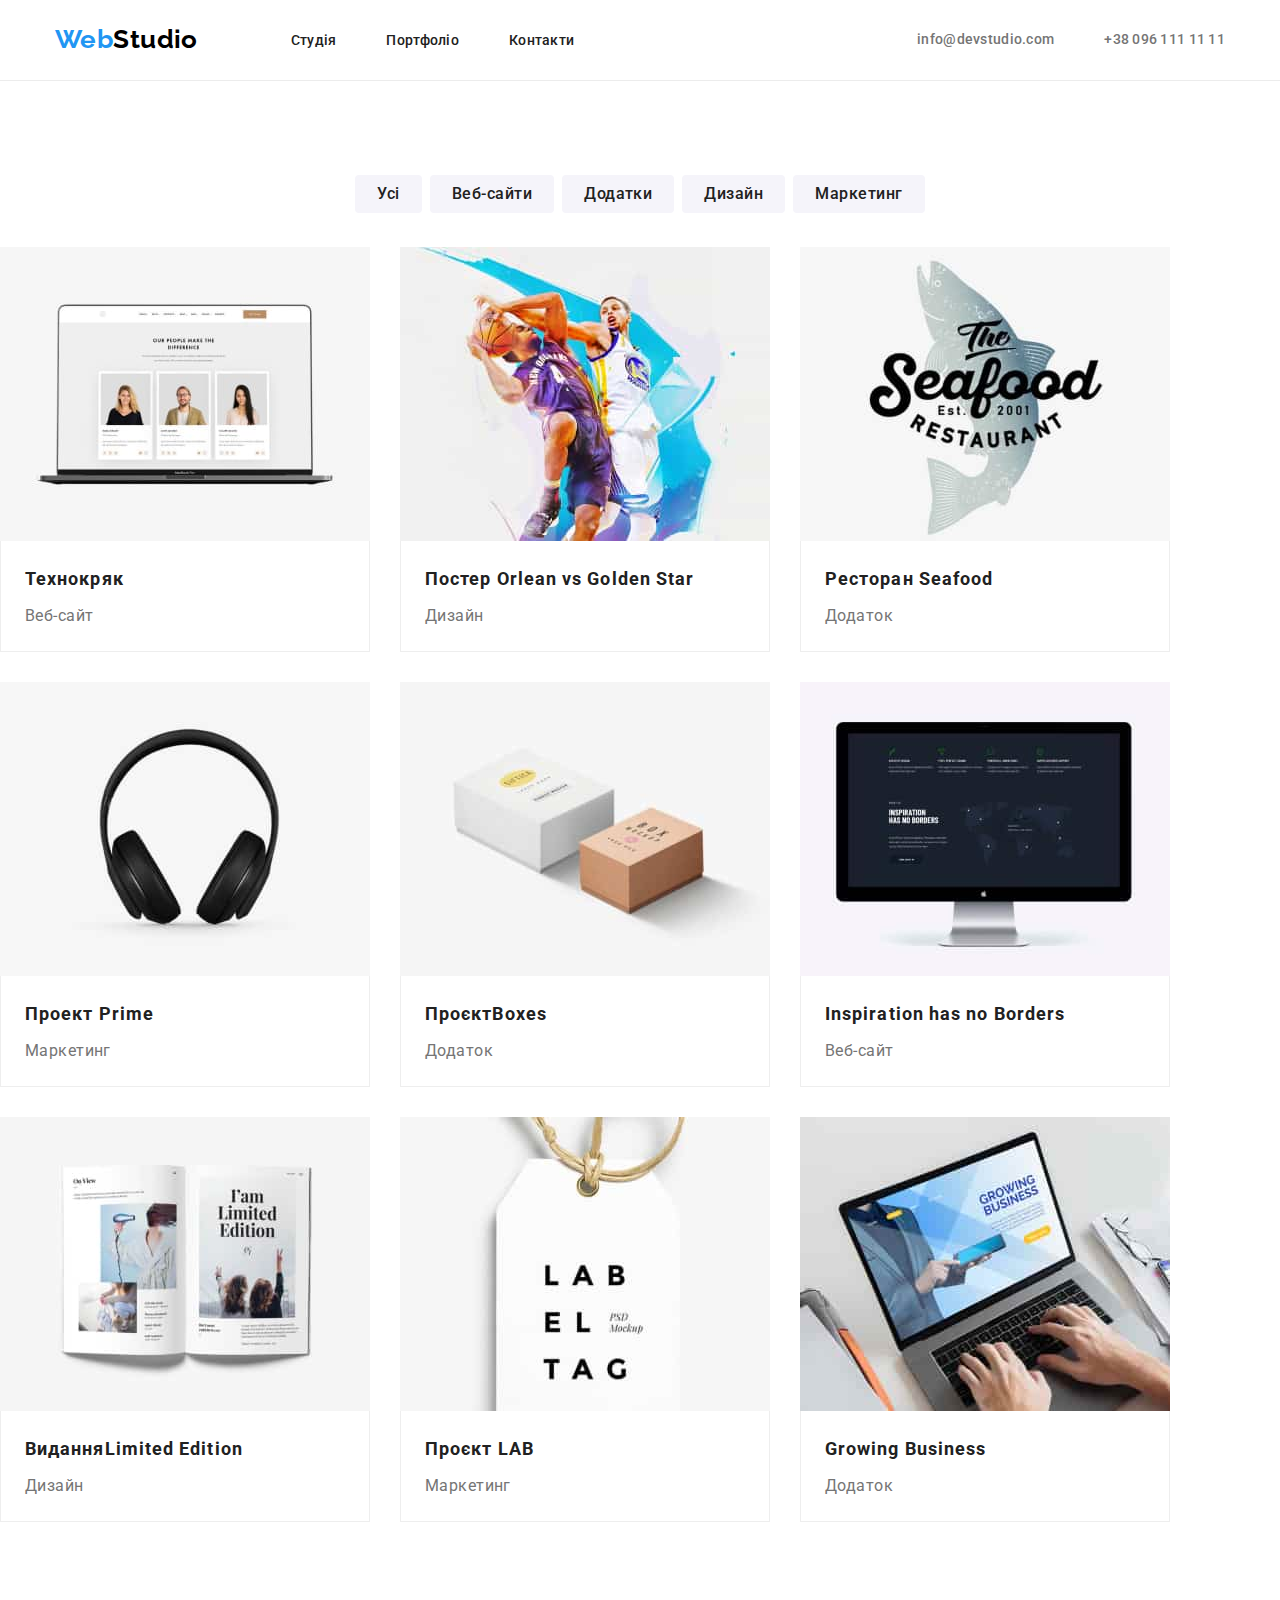
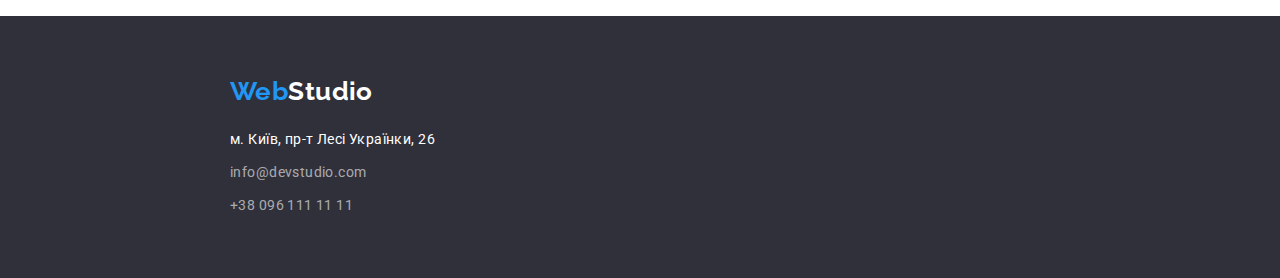
<file: portfolio.html>
<!DOCTYPE html>
<html lang="uk">
<head>
    <meta charset="UTF-8">
    <meta name="viewport" content="width=device-width, initial-scale=1.0">
    <title>Портфоліо</title>
    <link rel="stylesheet" href="https://cdnjs.cloudflare.com/ajax/libs/modern-normalize/1.0.0/modern-normalize.css">
    <link 
    href="https://fonts.googleapis.com/css2?family=Raleway:wght@700&family=Roboto:wght@400;500;700&display=swap" rel="stylesheet"
    />
    <link rel="stylesheet" href="https://cdnjs.cloudflare.com/ajax/libs/modern-normalize/1.1.0/modern-normalize.min.css">
    <link rel="stylesheet" href="./css/style.css">
</head>
<body>
 
    <header class="header">
        <div class="conteiner main-nav">
        <div class="header-web"><a class="header-logo link" href="./index.html" lang="en">
            <span class="header-logo-web link">Web</span>Studio</a></div>
        <nav class="header-navi">
        <ul class="header-nav list">
          <li class="navigation"><a href="./index.html" class="nav-link link">Студія</a></li>
          <li class="navigation"><a href="./portfolio.html"class="nav-link link">Портфоліо</a></li>
          <li class="navigation"><a href=""class="nav-link link">Контакти</a></li>
         </ul>
        </nav>
        <ul class="header-contact link list">
       <li class="header-contact-list">
          <a href="mailto:info@devstudio.com" class="header-mail-link link">info@devstudio.com</a>
        </li> 
         <li class="header-contact-list">
            <a href="tel:+380961111111" class="header-tel-link link">+38 096 111 11 11</a>
        </li>
      </ul>
    </div>
    </header>

    <main>
        <section class="portfolio">
            <div class="conteiner conteiner-btn">
            <h1 class="visually-hidden title">Our projects</h1>
            <ul class="projects-navigation-btns list">
                <li class="projects-navigation-btn-item list">
                    <button class="projects-navigation-btn" type="button">Усі</button>
                </li>
                <li class="projects-navigation-btn-item list">
                    <button class="projects-navigation-btn" type="button">Веб-сайти</button>
                </li>
                <li class="projects-navigation-btn-item list">
                    <button class="projects-navigation-btn" type="button">Додатки</button>
                </li>
                <li class="projects-navigation-btn-item list">
                    <button class="projects-navigation-btn" type="button">Дизайн</button>
                </li>
                <li class="projects-navigation-btn-item list">
                    <button class="projects-navigation-btn" type="button">Маркетинг</button>
                </li>
            </ul>
            </div>
            <div class="projects">
            <ul class="our-projects list" >
                <li class="our-projects-list-item list">
                    <a class="our-projects-list-link link" href=""> 
                        <img src="./images/img-1.jpg" alt="Веб-сайт Технокряк" width="370">
                        <div class="prodjekts-title-subtitle"><h2 class="our-projects-list-title">Технокряк</h2>
                        <p class="our-projects-list-subtitle">Веб-сайт</p>
                    </div>
                    </a> 
                    
                </li>
                <li class="our-projects-list-item list">
                    <a class="our-projects-list-link link" href="">
                        <img src="./images/img-2.jpg" alt="Дизайн постера" width="370">
                        <div class="prodjekts-title-subtitle"><h2 class="our-projects-list-title">Постер <span lang="en">Orlean vs Golden Star</span> </h2>
                        <p class="our-projects-list-subtitle">Дизайн</p>
                    </div>
                    </a>
                </li>
                <li class="our-projects-list-item list">
                    <a class="our-projects-list-link link" href="">
                        <img src="./images/img-3.jpg" alt="Додаток для ресторана" width="370">
                        <div class="prodjekts-title-subtitle"><h2 class="our-projects-list-title">Ресторан <span lang="en">Seafood</span> </h2>
                        <p class="our-projects-list-subtitle">Додаток</p>
                    </div>
                    </a>
                </li>
                <li class="our-projects-list-item list">
                    <a class="our-projects-list-link link" href="">
                        <img src="./images/img-4.jpg" alt="Проект прайм" width="370">
                        <div class="prodjekts-title-subtitle"><h2 class="our-projects-list-title">Проект <span lang="en">Prime</span> </h2>
                        <p class="our-projects-list-subtitle">Маркетинг</p>
                    </div>
                    </a>
                </li>
                <li class="our-projects-list-item list">
                    <a class="our-projects-list-link link" href="">
                        <img src="./images/img-5.jpg" alt="Проект Боксис" width="370">
                        <div class="prodjekts-title-subtitle"><h2 class="our-projects-list-title">Проєкт<span lang="en">Boxes</span> </h2>
                        <p class="our-projects-list-subtitle">Додаток</p>
                    </div>
                    </a>
                </li>
                <li class="our-projects-list-item list">
                    <a class="our-projects-list-link link" href="">
                        <img src="./images/img-6.jpg" alt="Веб-сайт" width="370">
                        <div class="prodjekts-title-subtitle"><h2 class="our-projects-list-title"> <span lang="en">Inspiration has no Borders</span> </h2>
                        <p class="our-projects-list-subtitle">Веб-сайт</p>
                    </div>
                    </a>
                </li>
                <li class="our-projects-list-item list">
                    <a class="our-projects-list-link link" href="">
                        <img src="./images/img-7.jpg" alt="Дизайн издания" width="370">
                        <div class="prodjekts-title-subtitle"><h2 class="our-projects-list-title">Видання<span lang="en">Limited Edition</span> </h2>
                        <p class="our-projects-list-subtitle">Дизайн</p>
                    </div>
                    </a>
                </li>
                <li class="our-projects-list-item list">
                    <a class="our-projects-list-link link" href="">
                        <img src="./images/img-8.jpg" alt="Проект ЛАБ" width="370">
                        <div class="prodjekts-title-subtitle"><h2 class="our-projects-list-title">Проєкт <span lang="en">LAB</span> </h2>
                        <p class="our-projects-list-subtitle">Маркетинг</p>
                    </div>
                    </a>
                </li>
                <li class="our-projects-list-item list">
                    <a class="our-projects-list-link link" href="">
                        <img src="./images/img-9.jpg" alt="Приложение растущий бизнес" width="370">
                        <div class="prodjekts-title-subtitle"><h2 class="our-projects-list-title"> <span lang="en">Growing Business</span> </h2>
                        <p class="our-projects-list-subtitle">Додаток</p>
                    </div>
                    </a>

                </li>
            </ul>
        </div>
        </section>
    </main>

   

    <footer class="footer">
        <div class="conteiner footer-naw">
            <div class="footer-web"><a class="footer-logo link" href="./index.html" class="nav-link" lang="en">
            <span class="footer-logo-web link">Web</span>Studio</a></div>
        <address class="address">
        <ul class="address-list list">
        <li class="footer-list">
             <a class="footer-address-link link" href="https://goo.gl/maps/A1J6Pdr7GPgEF7PX7" target="_blank"
              rel="noopener noreferrer nofollow"> м. Київ, пр-т Лесі Українки, 26</a>
        </li>
        <li class="footer-list">
             <a class="footer-mail-link link" href="mailto:info@devstudio.com">info@devstudio.com</a>
        </li>
        <li class="footer-list">
            <a class="footer-tel-link link" href="tel:+380961111111">+38 096 111 11 11</a>
        </li>
            </ul>
        </address>  
    </div>
    </footer>
</body>
</html>
</file>
<file: css/style.css>
:root {
    --main-font: "Roboto", sans-serif;
    --secondary-font: "Raleway", sans-serif;
    --title-main-color: #212121;
    --secondary-color: #757575;
    --accent-color: #2196F3;
    --third-color: #FFFFFF;
    --background:#F5F4FA;
    --background-footer-hero:#2F303A;
    --background-accent:#188CE8;
}
p,h1,h2,h3,h4,h5,h6{
    margin: 0;
}
ul{
    margin: 0;
    padding-left: 0;
}
img{
    display: block;
}
.conteiner{
    width: 1200px;
    padding-left: 15px;
    padding-right: 15px;
    margin-left: auto;
    margin-right: auto;
}

body {
    font-family: var(--main-font);
    font-size: 14px;
   line-height: 1.71;
   letter-spacing: 0.03em;
   color: var(--title-main-color);
   background-color: var(--third-color);         
}

.list {
    list-style: none;
    padding: 0px;
    margin: 0px;
  }

.link {
    text-decoration: none;
  }
  .header{
    border-bottom:  1px solid #ECECEC;
  }
  .main-nav{
    display: flex;
    align-items: center;
  }

.header-logo {

    font-family: var(--secondary-font); 
    font-weight: 700;
    font-size: 26px;
    line-height:1.19;
    color: #000000;
}

.header-logo-web { 
    font-family:var(--secondary-font);
    font-weight: 700;
    font-size: 26px;
    line-height: 1.19;
    color: var(--accent-color)
}

.nav-link{
    display: block;
    padding-top: 32px;
    padding-bottom: 32px;  

    font-weight: 500;
    line-height: 1.143;
    letter-spacing: 0.02em;
    color: var(--title-main-color);
     
}
.header-contact{
    display: flex;
    margin-left: auto;
}
.header-contact .header-contact-list + .header-contact-list{
margin-left: 50px;
}

.header-mail-link { 
    font-weight: 500;
    letter-spacing: 0.02em;
    color:var(--secondary-color);  
}
.header-tel-link {   
    font-weight: 500;
    line-height: 1.71;
    letter-spacing: 0.02em;
    color:var(--secondary-color);  
}
.header-nav{
    display: flex;
}
.header-navi {
margin-left: 93px;
}
.header-nav .navigation + .navigation{
    margin-left: 50px;
    }


.nav-link:hover,
.nav-link:focus,
.nav-link:active{
 color: var(--accent-color)
}
.header-nav:hover,
.header-nav:focus,
.header-nav:active{
    color: var(--accent-color);

}
.header-mail-link:hover,
.header-mail-link:focus,
.header-mail-link:active,
.header-tel-link:hover,
.header-tel-link:focus,
.header-tel-link:active{
 color: var(--accent-color); 
}
.hero{
    padding-top: 200px;
    padding-bottom: 210px;
    background-color: var(--background-footer-hero);
}
.hero-title {
    max-width: 696px;
    margin: 0px auto;
    margin-bottom: 30px;
    
    font-family: var(--main-font);
    font-weight: 900;
    font-size: 44px;
    line-height: 1.36;
    letter-spacing: 0.06em;
    text-transform: uppercase;
    text-align: center;
    color: var(--third-color);
 
}
.hero-btn {
    display: block;
    margin: 0 auto;
    padding: 10px 32px;
    border: none;
    
background: var(--accent-color);
box-shadow: 0px 4px 4px rgba(0, 0, 0, 0.15);
border-radius: 4px;

    font-family: inherit;  
    font-weight: 700;
    font-size: 16px;
    line-height: 1.875;
    letter-spacing: 0.06em;
    text-align: center;
    cursor: pointer;
    color: var(--third-color);
}
.hero-btn:hover,
.hero-btn:active,
.hero-btn:focus
{
    background: var(--background-accent);
    box-shadow: 0px 4px 4px rgba(0, 0, 0, 0.15);
    border-radius: 4px;
}
.advances{
    padding: 94px 0;
}
.visually-hidden {
    position: absolute;
    width: 1px;
    height: 1px;
    margin: -1px;
    border: 0;
    padding: 0;
     white-space: nowrap;
    overflow: hidden;
  }
  .advances-list {
display: flex;
flex-wrap: wrap;
  }
  .advances-list .advances-list-item {
    width: 270px;
  }
  
  .advances-list .advances-list-item + .advances-list-item {
    margin-left: 30px;
  }
.advances-list-title {
    margin-bottom: 10px;

    font-size: 14px;
    font-weight: 700;
    line-height: 1.143;
    color: var(--title-main-color);   
}
.advances-text {
color:var(--secondary-color); 
    
}
.about-title{
    margin: 0% auto;
    margin-bottom: 50px;

    text-align: center;
    font-weight: 700;
    font-size: 36px;
    line-height: 1.167;
    color:var(--title-main-color);
}
.about{
    padding: 0 0 94px 0;
}
.about-list{
    display: flex;
    flex-wrap: wrap;
}

.about-list-item{
   width: 370px;
}
.about-list .about-list-item + .about-list-item{
    margin-left: 30px;
}
.team{
    padding: 94px 0;
    background: var(--background)
}
.team-title{
   margin: 0 auto;
   margin-bottom: 50px;
   
   text-align: center;
   font-weight: 700;
   font-size: 36px;
   line-height: 1.167;
   color: var(--title-main-color);
}
.team-list{
    display: flex;
    flex-wrap: wrap;
}
.team-list-item{
    box-shadow: 0px 1px 3px rgba(0, 0, 0, 0.12), 0px 1px 1px rgba(0, 0, 0, 0.14), 0px 2px 1px rgba(0, 0, 0, 0.2);
    border-radius: 0px 0px 4px 4px;
    width: 270px;
}
.foto{
    padding: 30px 0;
}
.img-team{
 background: var(--third-color);
 background: url(16166.jpg);
 border-radius: 0px;

}
.team-list .team-list-item + .team-list-item{
    margin-left: 30px;
}
.team-list-name {
    margin-bottom: 10px;
    margin-top: 30px;

    text-align: center;
    font-weight: 500;
    font-size: 16px;
    line-height: 1.188;
    color: var(--title-main-color);
}
.team-list-text {
    text-align: center;
    font-size: 16px;
    line-height: 1.188;         
    color: var(--secondary-color);   
}
.conteiner-btn{
    padding: 94px 0 34px;
}
.projects-navigation-btns{
display: flex;
justify-content: center;}

.projects-navigation-btn-item:not(:last-child) {
   margin-right: 8px;}

.projects-navigation-btn {
    align-items: center;
    border: none;
    border-radius: 4px;
    background-color: var(--background);
    padding: 6px 22px;

    font-family:inherit;
    font-weight: 500;
    font-size: 16px;
    line-height: 1.62;
    letter-spacing: 0.03em;
    cursor: pointer;
     color: var(--title-main-color);
}

.projects-navigation-btn:hover,
.projects-navigation-btn:focus,
.projects-navigation-btn:active
 {
   background-color: var(--accent-color);
    color: var(--third-color);
    box-shadow: 0px 3px 1px rgba(0, 0, 0, 0.1), 0px 1px 2px rgba(0, 0, 0, 0.08), 0px 2px 2px rgba(0, 0, 0, 0.12);
   
}
.projects{
    padding-bottom: 94px;
}
.prodjekts-title-subtitle{
    padding: 20px 24px;
  background: var(--third-color);
  border-left: 1px solid #EEEEEE;
  border-bottom: 1px solid #EEEEEE;
  border-right: 1px solid #EEEEEE;
}
.our-projects {
    display: flex;
    flex-wrap: wrap;
}

.our-projects-list-item {
    
    background: var(--third-color);
    
    width: 370px;
    margin-right: 30px;
    margin-bottom: 30px;
}
.our-projects-list-item:nth-child(3n){
    margin-right: 0;
}
.our-projects-list-item:nth-last-child(-n + 3) {
    margin-bottom: 0;
}

.our-projects-list-title {   
    margin-bottom: 4px;
    
    font-weight: 700;
    font-size: 18px;
    line-height: 2;
    letter-spacing: 0.06em;
    color:var(--title-main-color);
   
}

.our-projects-list-subtitle {
    font-size: 16px;
    line-height: 1.875;
    color: var(--secondary-color);
   
}
  .footer{
    background: var(--background-footer-hero);
    padding: 60px 0 60px 215px;
  }  
  
    .footer-logo {
        font-family: var(--secondary-font); 
        font-weight: 700;
        font-size: 26px;
        line-height:1.19;
        color: var(--third-color);
       
    }
    .footer-logo-web {
      

        font-family:var(--secondary-font);
        font-weight: 700;
        font-size: 26px;
        line-height: 1.19;
        color: var(--accent-color);
    }
    .address-list{
        margin-top: 20px;
    }
    .footer-list:not(:last-child) {
        margin-bottom: 9px;
    }
  .footer-address-link {   
    font-style: normal;
    font-weight: 400;
    font-size: 14px;
    line-height: 1.71;
    letter-spacing: 0.03em;
     color: var(--third-color);
     
}
.footer-mail-link {
    font-style: normal;
    font-weight: 400;
    font-size: 14px;
    line-height: 1.71;
    letter-spacing: 0.03em;
    color: rgba(255, 255, 255, 0.6);
}
.footer-tel-link {
    font-style: normal;
    font-weight: 400;
    font-size: 14px;
    line-height: 1.71;
    letter-spacing: 0.03em;
    color: rgba(255, 255, 255, 0.6);
}
.footer-address-link:hover,
.footer-address-link:focus,
.footer-address-link:active,
.footer-mail-link:hover,
.footer-mail-link:focus,
.footer-mail-link:active,
.footer-tel-link:hover,
.footer-tel-link:focus,
.footer-tel-link:active{
   color: var(--accent-color);
}
</file>
